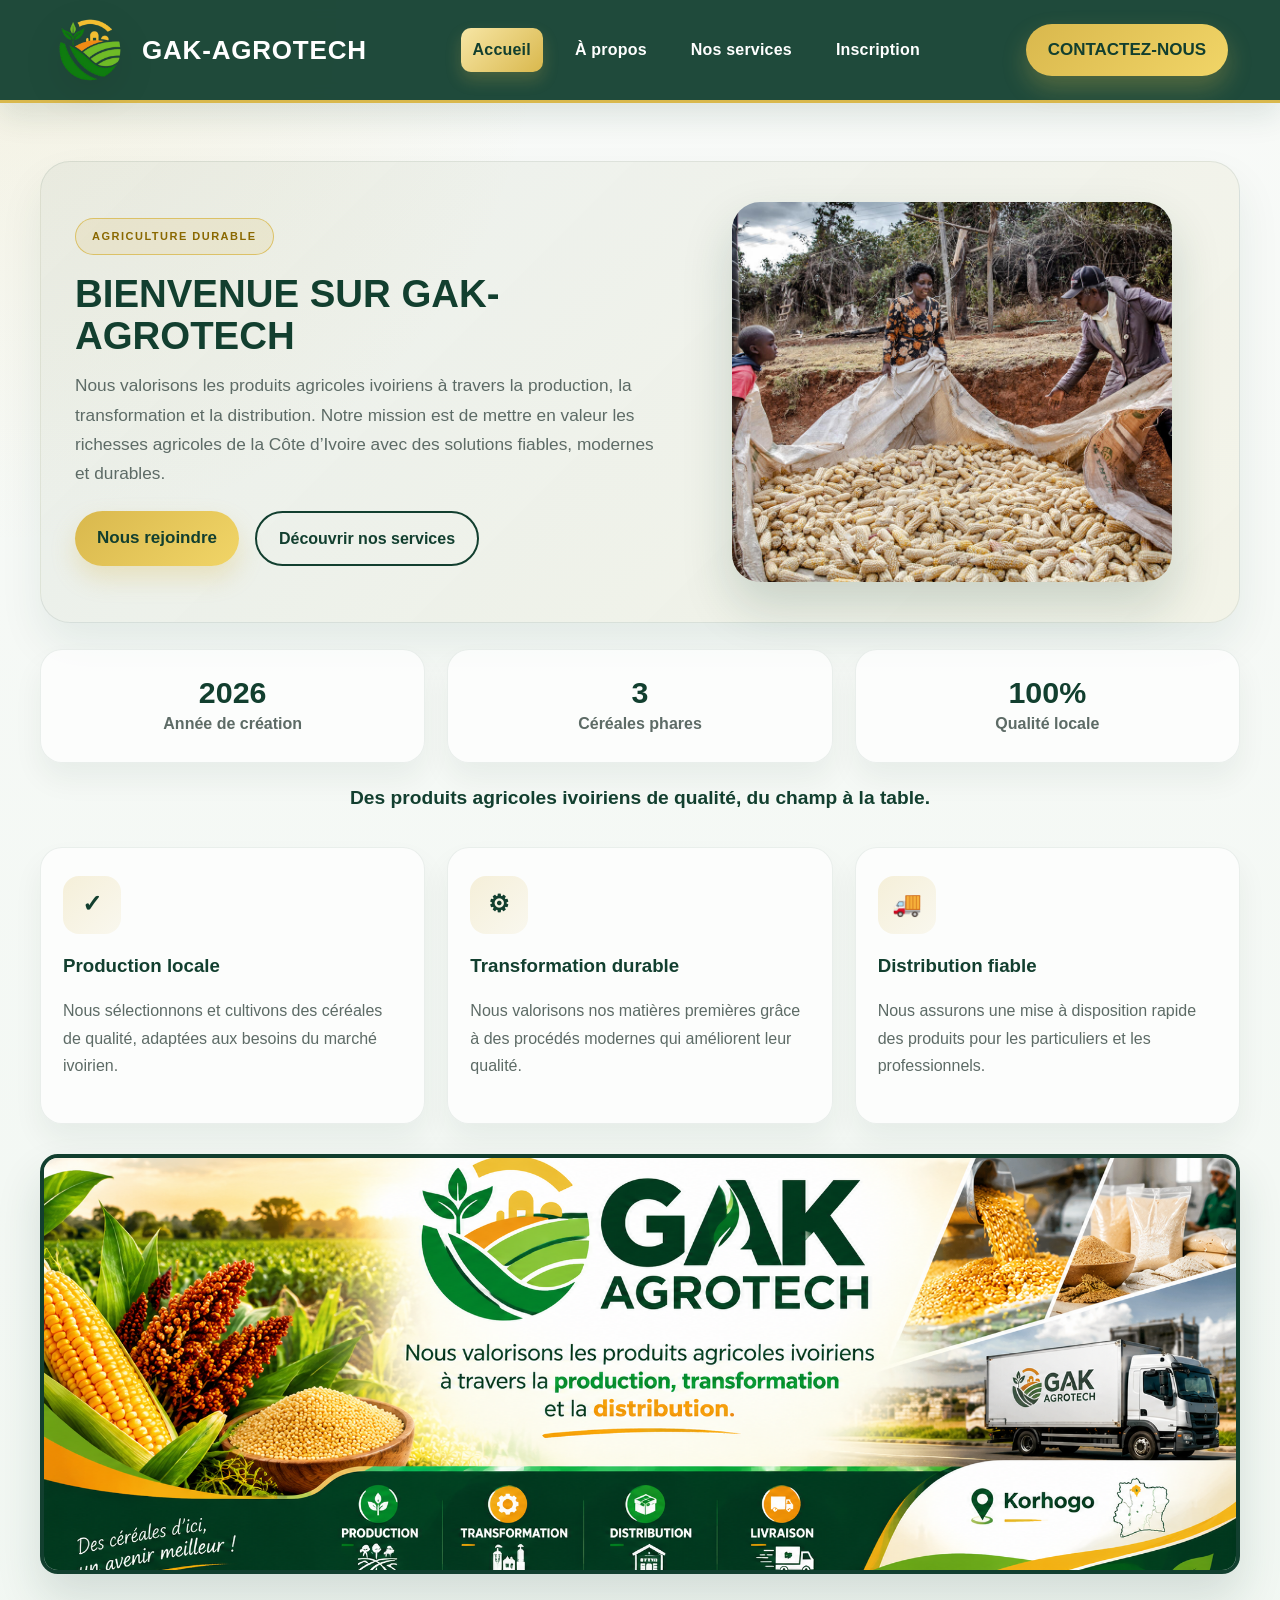
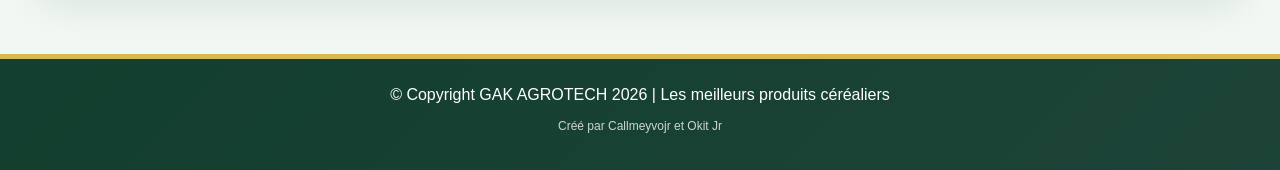
<file: index.html>
<!DOCTYPE html>
<html lang="fr">

<head>
    <meta charset="UTF-8">
    <meta name="viewport" content="width=device-width, initial-scale=1.0">
    <title>GAK AGROTECH | Les meilleurs produits céréaliers</title>
    <link rel="stylesheet" href="style.css">
</head>

<body>

    <header>
        <div class="marque">
            <img src="image/gak.png" alt="Logo GAK AGROTECH" height="80" width="80">
            <p class="nom-entreprise">GAK-AGROTECH</p>
        </div>
        <nav>
            <a href="index.html" aria-current="page">Accueil</a>
            <a href="apropos.html">À propos</a>
            <a href="services.html">Nos services</a>
            <a href="inscription.html">Inscription</a>
        </nav>
        <a class="bouton" href="https://wa.me/2250718767611" target="_blank" rel="noopener noreferrer">CONTACTEZ-NOUS</a>
    </header>

    <main class="page-shell">
        <section class="page-hero" aria-label="Accueil GAK AGROTECH">
            <div class="hero-banner">
                <div class="hero-copy">
                    <span class="tag">Agriculture durable</span>
                    <h2>BIENVENUE SUR GAK-AGROTECH</h2>
                    <p>Nous valorisons les produits agricoles ivoiriens à travers la production, la transformation et la distribution. Notre mission est de mettre en valeur les richesses agricoles de la Côte d’Ivoire avec des solutions fiables, modernes et durables.</p>
                    <div class="hero-actions">
                        <a class="bouton" href="inscription.html">Nous rejoindre</a>
                        <a class="secondary-btn" href="services.html">Découvrir nos services</a>
                    </div>
                </div>
                <div class="hero-media">
                    <img src="image/assortiment-de-produit-agricole-71779516.webp" alt="Produits agricoles de GAK AGROTECH">
                </div>
            </div>

            <div class="stats-grid">
                <div class="stat-card">
                    <strong>2026</strong>
                    <span>Année de création</span>
                </div>
                <div class="stat-card">
                    <strong>3</strong>
                    <span>Céréales phares</span>
                </div>
                <div class="stat-card">
                    <strong>100%</strong>
                    <span>Qualité locale</span>
                </div>
            </div>
        </section>

        <section id="intro">
            <p class="accroche">Des produits agricoles ivoiriens de qualité, du champ à la table.</p>
        </section>

        <section class="feature-grid" aria-label="Nos qualités">
            <article class="feature-card">
                <div class="feature-icon">✓</div>
                <h3>Production locale</h3>
                <p>Nous sélectionnons et cultivons des céréales de qualité, adaptées aux besoins du marché ivoirien.</p>
            </article>
            <article class="feature-card">
                <div class="feature-icon">⚙</div>
                <h3>Transformation durable</h3>
                <p>Nous valorisons nos matières premières grâce à des procédés modernes qui améliorent leur qualité.</p>
            </article>
            <article class="feature-card">
                <div class="feature-icon">🚚</div>
                <h3>Distribution fiable</h3>
                <p>Nous assurons une mise à disposition rapide des produits pour les particuliers et les professionnels.</p>
            </article>
        </section>

        <section id="accueil" aria-label="Nos produits agricoles">
            <div class="photo">
                <img src="image/banniere.png" alt="Production agricole">
                <img src="image/mais.jpg" alt="Culture du maïs">
                <img src="image/mil-millet.jpg" alt="Culture du mil">
                <img src="image/sorgho-arvalis-1.JPG-800p.jpg" alt="Culture du sorgho">
                <img src="image/assortiment-de-produit-agricole-71779516.webp" alt="Produits agricoles">
            </div>
        </section>
    </main>

    <footer>
        <p class="foot1">&copy; Copyright GAK AGROTECH 2026 | Les meilleurs produits céréaliers</p>
        <p class="foot2">Créé par Callmeyvojr et Okit Jr</p>
    </footer>

</body>

</html>
</file>
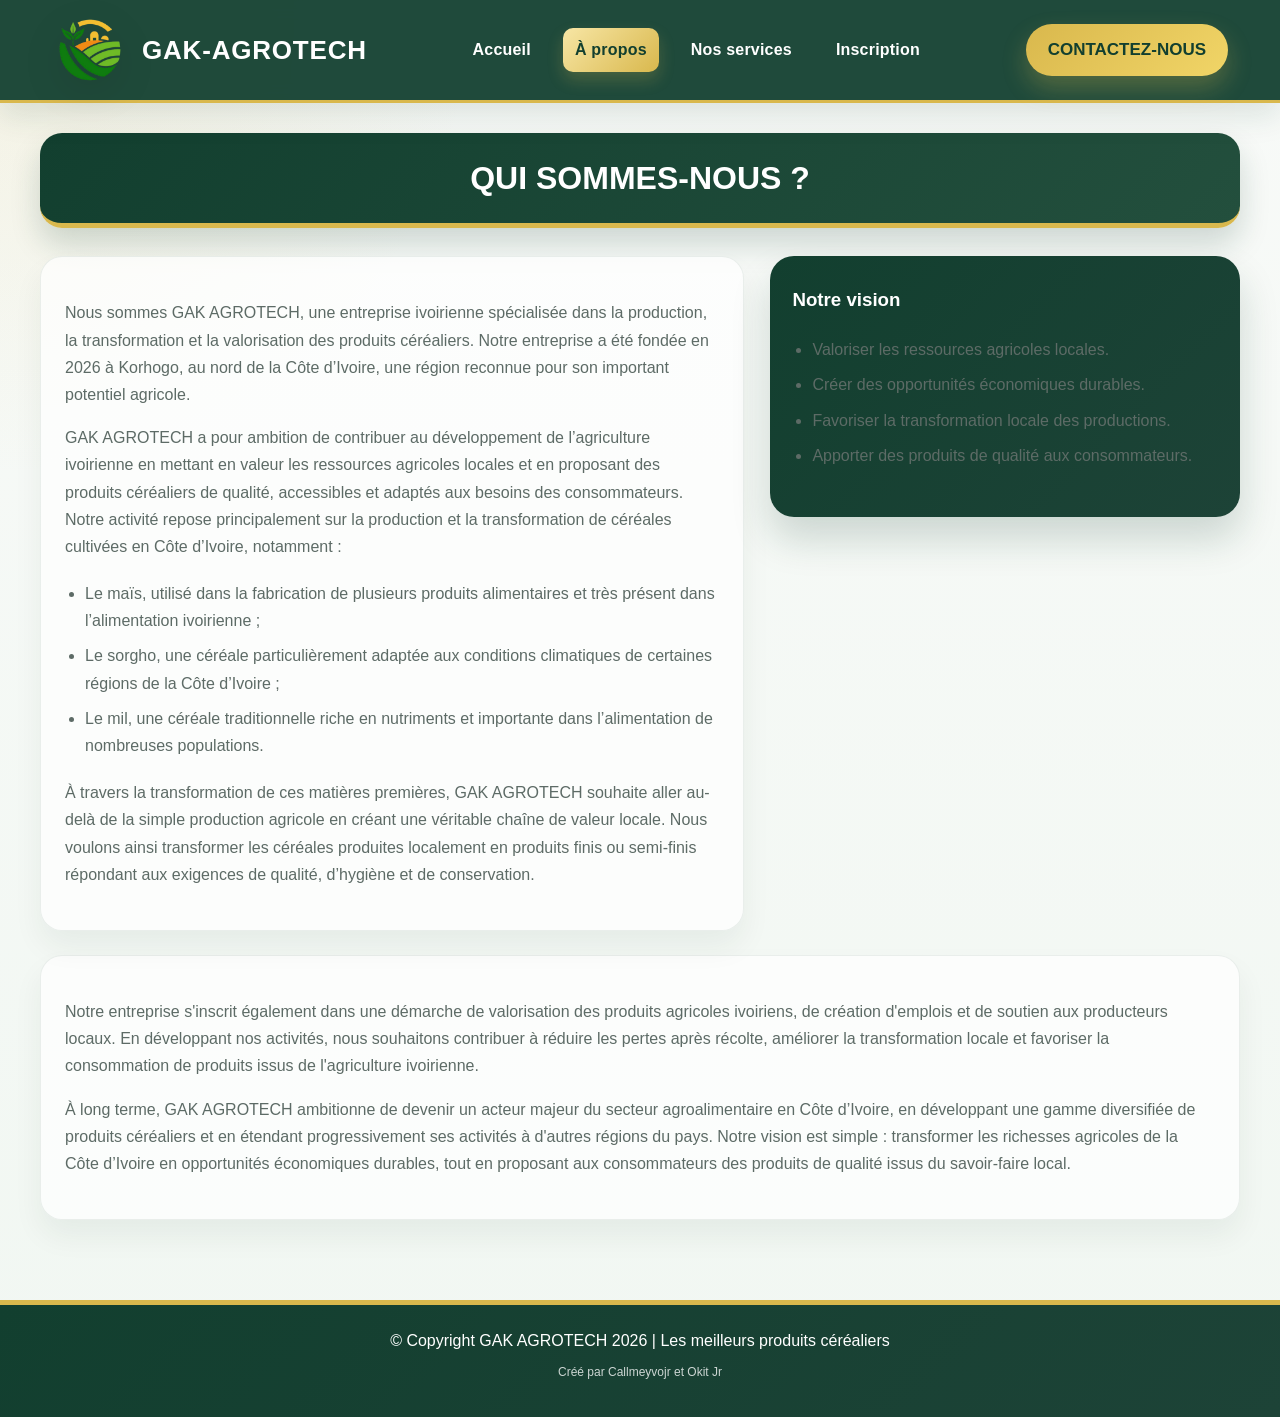
<file: apropos.html>
<!DOCTYPE html>
<html lang="fr">

<head>
    <meta charset="UTF-8">
    <meta name="viewport" content="width=device-width, initial-scale=1.0">
    <title>À propos | GAK AGROTECH</title>
    <link rel="stylesheet" href="style.css">
</head>

<body>
    <header>
        <div class="marque">
            <img src="image/gak.png" alt="Logo GAK AGROTECH" height="80" width="80">
            <p class="nom-entreprise">GAK-AGROTECH</p>
        </div>
        <nav>
            <a href="index.html">Accueil</a>
            <a href="apropos.html" aria-current="page">À propos</a>
            <a href="services.html">Nos services</a>
            <a href="inscription.html">Inscription</a>
        </nav>
        <a class="bouton" href="https://wa.me/2250718767611" target="_blank" rel="noopener noreferrer">CONTACTEZ-NOUS</a>
    </header>

    <main class="page-shell">
        <h1>QUI SOMMES-NOUS ?</h1>
        <section id="nous">
            <div class="about-layout">
                <div class="about-box">
                    <p>Nous sommes GAK AGROTECH, une entreprise ivoirienne spécialisée dans la production, la transformation et la valorisation des produits céréaliers. Notre entreprise a été fondée en 2026 à Korhogo, au nord de la Côte d’Ivoire, une région reconnue pour son important potentiel agricole.</p>
                    <p>GAK AGROTECH a pour ambition de contribuer au développement de l’agriculture ivoirienne en mettant en valeur les ressources agricoles locales et en proposant des produits céréaliers de qualité, accessibles et adaptés aux besoins des consommateurs. Notre activité repose principalement sur la production et la transformation de céréales cultivées en Côte d’Ivoire, notamment :</p>
                    <ul>
                        <li>Le maïs, utilisé dans la fabrication de plusieurs produits alimentaires et très présent dans l’alimentation ivoirienne ;</li>
                        <li>Le sorgho, une céréale particulièrement adaptée aux conditions climatiques de certaines régions de la Côte d’Ivoire ;</li>
                        <li>Le mil, une céréale traditionnelle riche en nutriments et importante dans l’alimentation de nombreuses populations.</li>
                    </ul>
                    <p>À travers la transformation de ces matières premières, GAK AGROTECH souhaite aller au-delà de la simple production agricole en créant une véritable chaîne de valeur locale. Nous voulons ainsi transformer les céréales produites localement en produits finis ou semi-finis répondant aux exigences de qualité, d’hygiène et de conservation.</p>
                </div>

                <aside class="side-card">
                    <h3>Notre vision</h3>
                    <ul>
                        <li>Valoriser les ressources agricoles locales.</li>
                        <li>Créer des opportunités économiques durables.</li>
                        <li>Favoriser la transformation locale des productions.</li>
                        <li>Apporter des produits de qualité aux consommateurs.</li>
                    </ul>
                </aside>
            </div>

            <div class="about-box" style="margin-top: 24px;">
                <p>Notre entreprise s'inscrit également dans une démarche de valorisation des produits agricoles ivoiriens, de création d'emplois et de soutien aux producteurs locaux. En développant nos activités, nous souhaitons contribuer à réduire les pertes après récolte, améliorer la transformation locale et favoriser la consommation de produits issus de l'agriculture ivoirienne.</p>
                <p>À long terme, GAK AGROTECH ambitionne de devenir un acteur majeur du secteur agroalimentaire en Côte d’Ivoire, en développant une gamme diversifiée de produits céréaliers et en étendant progressivement ses activités à d'autres régions du pays. Notre vision est simple : transformer les richesses agricoles de la Côte d’Ivoire en opportunités économiques durables, tout en proposant aux consommateurs des produits de qualité issus du savoir-faire local.</p>
            </div>
        </section>
    </main>

    <footer>
        <p class="foot1">&copy; Copyright GAK AGROTECH 2026 | Les meilleurs produits céréaliers</p>
        <p class="foot2">Créé par Callmeyvojr et Okit Jr</p>
    </footer>
</body>

</html>
</file>
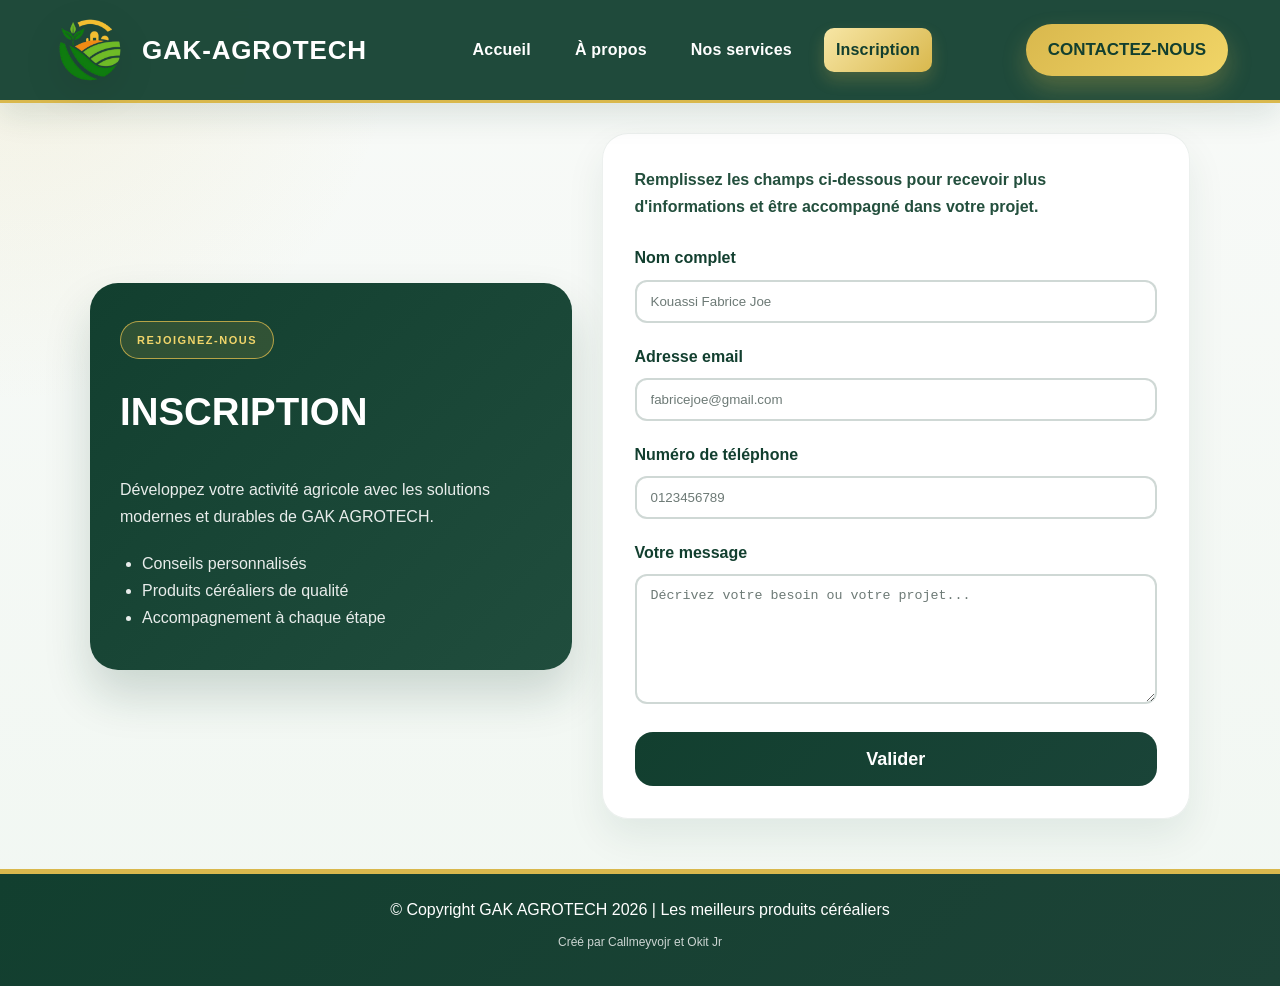
<file: inscription.html>
<!DOCTYPE html>
<html lang="fr">

<head>
    <meta charset="UTF-8">
    <meta name="viewport" content="width=device-width, initial-scale=1.0">
    <title>Inscription | GAK AGROTECH</title>
    <link rel="stylesheet" href="style.css">
</head>

<body>
    <header>
        <div class="marque">
            <img src="image/gak.png" alt="Logo GAK AGROTECH" height="80" width="80">
            <p class="nom-entreprise">GAK-AGROTECH</p>
        </div>
        <nav>
            <a href="index.html">Accueil</a>
            <a href="apropos.html">À propos</a>
            <a href="services.html">Nos services</a>
            <a href="inscription.html" aria-current="page">Inscription</a>
        </nav>
        <a class="bouton" href="https://wa.me/2250718767611" target="_blank" rel="noopener noreferrer">CONTACTEZ-NOUS</a>
    </header>

    <main class="page-inscription">
        <div class="cadre-inscription">
            <aside class="inscription-texte">
                <span class="badge">Rejoignez-nous</span>
                <h1>INSCRIPTION</h1>
                <p>Développez votre activité agricole avec les solutions modernes et durables de GAK AGROTECH.</p>
                <ul>
                    <li>Conseils personnalisés</li>
                    <li>Produits céréaliers de qualité</li>
                    <li>Accompagnement à chaque étape</li>
                </ul>
            </aside>

            <section id="inscription">
                <form class="inscription" action="" method="post">
                    <p class="intro">Remplissez les champs ci-dessous pour recevoir plus d'informations et être accompagné dans votre projet.</p>
                    <div class="champs">
                        <label for="nom">Nom complet</label>
                        <input id="nom" name="nom" type="text" placeholder="Kouassi Fabrice Joe" autocomplete="name"
                            minlength="4" required>
                    </div>
                    <div class="champs">
                        <label for="email">Adresse email</label>
                        <input id="email" name="email" type="email" placeholder="fabricejoe@gmail.com" autocomplete="email"
                            required>
                    </div>
                    <div class="champs">
                        <label for="tel">Numéro de téléphone</label>
                        <input id="tel" name="tel" type="tel" placeholder="0123456789" autocomplete="tel" required>
                    </div>
                    <div class="champs">
                        <label for="message">Votre message</label>
                        <textarea id="message" name="message" placeholder="Décrivez votre besoin ou votre projet..." rows="5"></textarea>
                    </div>
                    <button type="submit">Valider</button>
                </form>
            </section>
        </div>
    </main>

    <footer>
        <p class="foot1">&copy; Copyright GAK AGROTECH 2026 | Les meilleurs produits céréaliers</p>
        <p class="foot2">Créé par Callmeyvojr et Okit Jr</p>
    </footer>
</body>

</html>
</file>
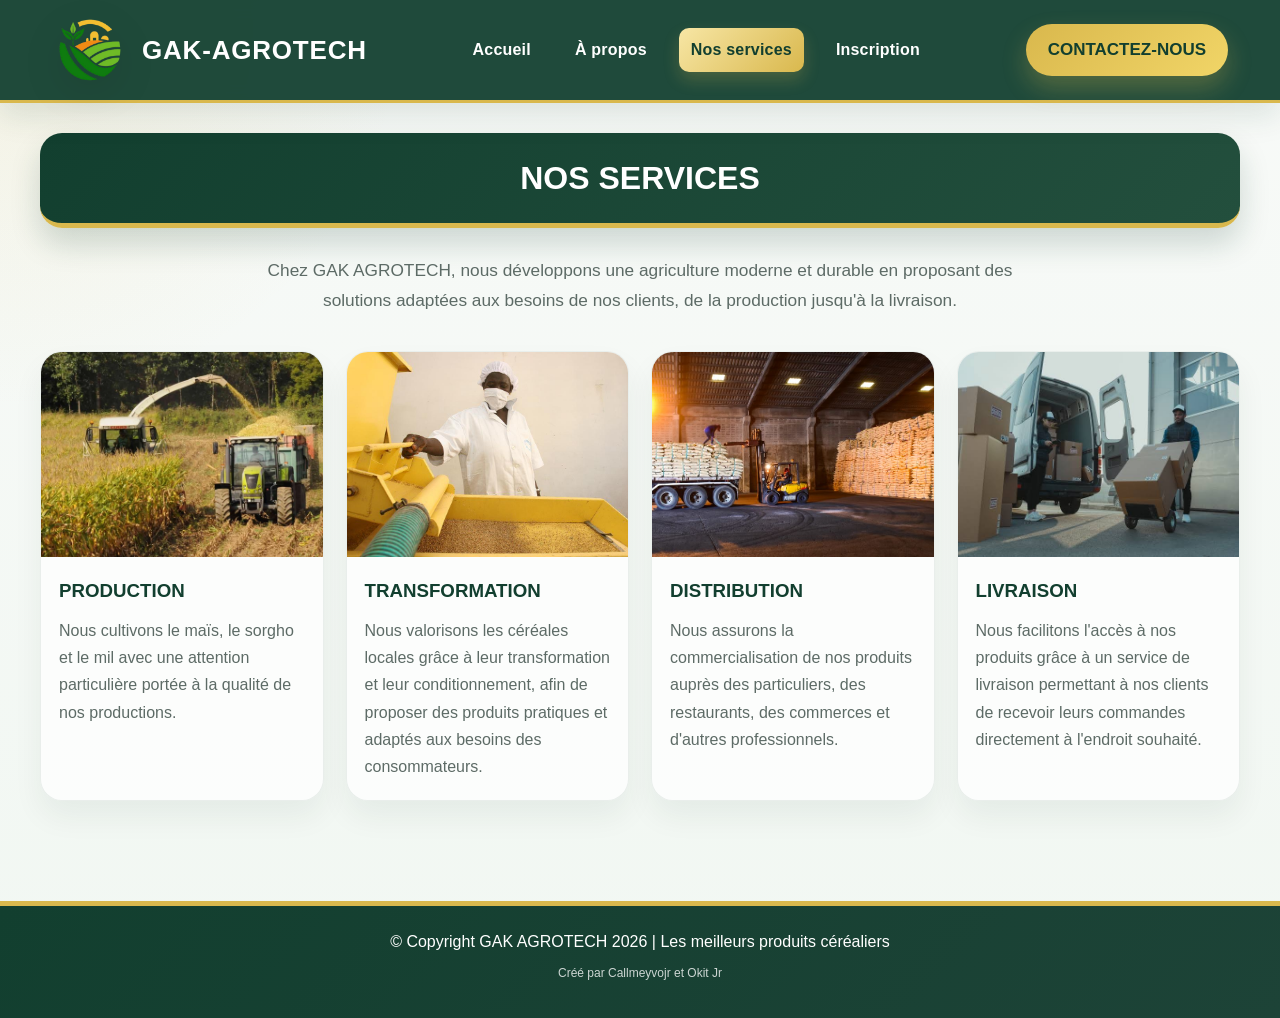
<file: services.html>
<!DOCTYPE html>
<html lang="fr">

<head>
    <meta charset="UTF-8">
    <meta name="viewport" content="width=device-width, initial-scale=1.0">
    <title>Nos services | GAK AGROTECH</title>
    <link rel="stylesheet" href="style.css">
</head>

<body>
    <header>
        <div class="marque">
            <img src="image/gak.png" alt="Logo GAK AGROTECH" height="80" width="80">
            <p class="nom-entreprise">GAK-AGROTECH</p>
        </div>
        <nav>
            <a href="index.html">Accueil</a>
            <a href="apropos.html">À propos</a>
            <a href="services.html" aria-current="page">Nos services</a>
            <a href="inscription.html">Inscription</a>
        </nav>
        <a class="bouton" href="https://wa.me/2250718767611" target="_blank" rel="noopener noreferrer">CONTACTEZ-NOUS</a>
    </header>

    <main class="page-shell">
        <h1>NOS SERVICES</h1>
        <section id="services">
            <p class="services-intro">Chez GAK AGROTECH, nous développons une agriculture moderne et durable en proposant des solutions adaptées aux besoins de nos clients, de la production jusqu'à la livraison.</p>
            <div class="grille">
                <article class="service">
                    <img src="image/production.webp" alt="Production agricole">
                    <h3>PRODUCTION</h3>
                    <p>Nous cultivons le maïs, le sorgho et le mil avec une attention particulière portée à la qualité de nos productions.</p>
                </article>
                <article class="service">
                    <img src="image/transform.jpg" alt="Transformation des produits agricoles">
                    <h3>TRANSFORMATION</h3>
                    <p>Nous valorisons les céréales locales grâce à leur transformation et leur conditionnement, afin de proposer des produits pratiques et adaptés aux besoins des consommateurs.</p>
                </article>
                <article class="service">
                    <img src="image/distrib.jpg" alt="Distribution des produits agricoles">
                    <h3>DISTRIBUTION</h3>
                    <p>Nous assurons la commercialisation de nos produits auprès des particuliers, des restaurants, des commerces et d'autres professionnels.</p>
                </article>
                <article class="service">
                    <img src="image/livrer.avif" alt="Livraison des produits agricoles">
                    <h3>LIVRAISON</h3>
                    <p>Nous facilitons l'accès à nos produits grâce à un service de livraison permettant à nos clients de recevoir leurs commandes directement à l'endroit souhaité.</p>
                </article>
            </div>
        </section>
    </main>

    <footer>
        <p class="foot1">&copy; Copyright GAK AGROTECH 2026 | Les meilleurs produits céréaliers</p>
        <p class="foot2">Créé par Callmeyvojr et Okit Jr</p>
    </footer>
</body>

</html>
</file>
<file: style.css>
:root {
    --vert-fonce: #123f2f;
    --vert-moyen: #234f3d;
    --vert-clair: #e9f4ee;
    --or: #d9b84d;
    --or-clair: #f7e6a5;
    --blanc: #ffffff;
    --gris-fonce: #2d3a35;
    --gris: #5d6b66;
    --fond: #f5f7f4;
    --ombre: rgba(17, 49, 38, 0.12);
    --ombre-forte: rgba(18, 63, 47, 0.18);
}

* {
    box-sizing: border-box;
}

html {
    scroll-behavior: smooth;
}

body {
    margin: 0;
    background:
        radial-gradient(circle at top left, rgba(217, 184, 77, 0.13), transparent 25%),
        linear-gradient(180deg, #f8faf8 0%, #f1f7f2 100%);
    color: var(--gris-fonce);
    font-family: Arial, Helvetica, sans-serif;
    line-height: 1.7;
}

img {
    max-width: 100%;
    display: block;
}

a {
    transition: all 0.25s ease;
}

main {
    margin: 0;
}

.page-shell {
    width: min(1200px, calc(100% - 40px));
    margin: 0 auto;
    padding: 30px 0 60px;
}

header {
    position: sticky;
    top: 0;
    z-index: 20;
    display: flex;
    align-items: center;
    justify-content: space-between;
    min-height: 94px;
    padding: 12px 52px;
    background: rgba(18, 63, 47, 0.94);
    backdrop-filter: blur(8px);
    border-bottom: 3px solid var(--or);
    box-shadow: 0 12px 30px rgba(18, 63, 47, 0.12);
}

.marque {
    display: flex;
    align-items: center;
    gap: 14px;
}

.marque img {
    width: 76px;
    height: 76px;
    object-fit: contain;
    filter: drop-shadow(0 10px 18px rgba(0, 0, 0, 0.15));
}

.nom-entreprise {
    margin: 0;
    color: var(--blanc);
    font-size: 26px;
    font-weight: 700;
    letter-spacing: 0.8px;
}

nav {
    display: flex;
    align-items: center;
    justify-content: center;
    flex-wrap: wrap;
}

nav a {
    color: var(--blanc);
    margin: 8px 10px;
    padding: 8px 12px;
    border-radius: 10px;
    font-weight: 700;
    text-decoration: none;
    letter-spacing: 0.2px;
}

nav a:hover,
nav a[aria-current="page"] {
    color: var(--vert-fonce);
    background: linear-gradient(135deg, var(--or-clair) 0%, var(--or) 100%);
    box-shadow: 0 8px 16px rgba(217, 184, 77, 0.22);
}

.bouton {
    display: inline-flex;
    align-items: center;
    justify-content: center;
    color: var(--vert-fonce);
    background: linear-gradient(135deg, var(--or) 0%, #f1d567 100%);
    border: none;
    border-radius: 999px;
    font-size: 17px;
    font-weight: 700;
    padding: 12px 22px;
    text-decoration: none;
    cursor: pointer;
    box-shadow: 0 12px 25px rgba(217, 184, 77, 0.28);
}

.bouton:hover {
    background: linear-gradient(135deg, #f5d86a 0%, var(--blanc) 100%);
    transform: translateY(-2px);
}

h1 {
    display: inline-block;
    width: 100%;
    text-align: center;
    color: var(--blanc);
    background: linear-gradient(135deg, var(--vert-fonce) 0%, var(--vert-moyen) 100%);
    border-bottom: 5px solid var(--or);
    border-radius: 22px;
    padding: 18px 20px;
    margin: 0 0 28px;
    box-shadow: 0 16px 30px rgba(18, 63, 47, 0.18);
}

h2 {
    text-align: center;
    color: var(--vert-fonce);
    border-bottom: 4px solid var(--or);
    padding-bottom: 10px;
    margin-top: 32px;
    margin-bottom: 25px;
}

h3 {
    color: var(--vert-fonce);
    margin: 16px 0 10px;
}

.page-hero {
    padding-top: 28px;
}

.hero-banner {
    display: grid;
    grid-template-columns: 1.08fr 0.92fr;
    gap: 30px;
    align-items: center;
    background: linear-gradient(135deg, rgba(18, 63, 47, 0.05), rgba(217, 184, 77, 0.08));
    border: 1px solid rgba(18, 63, 47, 0.09);
    border-radius: 30px;
    padding: 40px 34px;
    box-shadow: 0 22px 44px rgba(18, 63, 47, 0.08);
}

.tag {
    display: inline-block;
    background: rgba(217, 184, 77, 0.14);
    border: 1px solid rgba(217, 184, 77, 0.8);
    color: #8a6800;
    font-size: 11px;
    font-weight: 800;
    text-transform: uppercase;
    letter-spacing: 1.5px;
    border-radius: 999px;
    padding: 8px 16px;
    margin-bottom: 18px;
}

.hero-copy h2 {
    text-align: left;
    border: none;
    margin: 0 0 14px;
    padding: 0;
    color: var(--vert-fonce);
    font-size: clamp(2.1rem, 3vw, 3.5rem);
    line-height: 1.1;
}

.hero-copy p {
    margin: 0 0 22px;
    font-size: 1.08rem;
    color: var(--gris);
}

.hero-actions {
    display: flex;
    flex-wrap: wrap;
    gap: 16px;
    margin-top: 12px;
}

.secondary-btn {
    display: inline-flex;
    align-items: center;
    justify-content: center;
    padding: 12px 22px;
    border-radius: 999px;
    background: transparent;
    border: 2px solid var(--vert-fonce);
    color: var(--vert-fonce);
    text-decoration: none;
    font-weight: 700;
}

.secondary-btn:hover {
    background: var(--vert-fonce);
    color: var(--blanc);
}

.hero-media {
    display: flex;
    justify-content: center;
}

.hero-media img {
    width: min(100%, 440px);
    height: 380px;
    object-fit: cover;
    border-radius: 28px;
    box-shadow: 0 24px 50px rgba(18, 63, 47, 0.18);
}

.stats-grid,
.feature-grid,
.grille {
    display: grid;
    gap: 22px;
}

.stats-grid {
    grid-template-columns: repeat(3, minmax(0, 1fr));
    margin-top: 26px;
}

.stat-card,
.feature-card,
.service,
.about-box {
    background: rgba(255, 255, 255, 0.7);
    border: 1px solid rgba(18, 63, 47, 0.08);
    border-radius: 22px;
    box-shadow: 0 16px 30px rgba(17, 52, 39, 0.06);
}

.stat-card {
    padding: 24px 20px;
    text-align: center;
}

.stat-card strong {
    display: block;
    color: var(--vert-fonce);
    font-size: clamp(1.9rem, 2vw, 2.6rem);
    line-height: 1.2;
}

.stat-card span {
    color: var(--gris);
    font-weight: 700;
}

.feature-grid {
    grid-template-columns: repeat(3, minmax(0, 1fr));
    margin-top: 32px;
}

.feature-card {
    padding: 28px 22px;
    transition: transform 0.25s ease, box-shadow 0.25s ease;
}

.feature-card:hover,
.service:hover,
.about-box:hover,
.stat-card:hover {
    transform: translateY(-6px);
    box-shadow: 0 20px 38px rgba(18, 63, 47, 0.12);
}

.feature-card h3 {
    margin: 16px 0 10px;
}

.feature-card p,
.service p,
.about-box p,
#services p,
#nous p,
#nous li {
    color: var(--gris);
}

.feature-icon {
    width: 58px;
    height: 58px;
    display: inline-flex;
    align-items: center;
    justify-content: center;
    border-radius: 16px;
    background: linear-gradient(135deg, rgba(217, 184, 77, 0.2), rgba(217, 184, 77, 0.08));
    color: var(--vert-fonce);
    font-size: 24px;
    font-weight: 700;
}

#services {
    padding: 0 0 20px;
}

.services-intro {
    margin: 0 auto 26px;
    max-width: 800px;
    text-align: center;
    color: var(--gris);
    font-size: 1.08rem;
}

.grille {
    grid-template-columns: repeat(4, minmax(0, 1fr));
    padding: 10px 0 0;
}

.service {
    overflow: hidden;
    transition: transform 0.25s ease, box-shadow 0.25s ease;
}

.service img {
    width: 100%;
    height: 205px;
    object-fit: cover;
    display: block;
    transition: transform 0.35s ease;
}

.service:hover img {
    transform: scale(1.04);
}

.service h3 {
    margin: 18px 18px 10px;
}

.service p {
    padding: 0 18px 20px;
    margin: 0;
}

.about-layout {
    display: grid;
    grid-template-columns: 1.2fr 0.8fr;
    gap: 26px;
    align-items: start;
}

.about-box {
    padding: 26px 24px;
}

#nous {
    background: transparent;
    border: 0;
    border-radius: 0;
    padding: 0;
    margin: 0;
}

#nous ul {
    padding-left: 20px;
    margin: 20px 0;
}

#nous li {
    margin-bottom: 8px;
}

.side-card {
    background: linear-gradient(135deg, var(--vert-fonce) 0%, #1d4337 100%);
    color: var(--blanc);
    border-radius: 24px;
    padding: 28px 22px;
    box-shadow: 0 22px 38px rgba(18, 63, 47, 0.18);
}

.side-card h3 {
    color: var(--blanc);
    margin-top: 0;
    margin-bottom: 12px;
}

.side-card ul {
    margin: 0;
    padding-left: 18px;
    color: rgba(255, 255, 255, 0.92);
}

.page-inscription {
    min-height: calc(100vh - 200px);
    display: flex;
    align-items: center;
    justify-content: center;
    padding: 30px 0;
}

.cadre-inscription {
    width: min(1100px, 100%);
    margin: 0 auto;
    display: grid;
    grid-template-columns: 0.9fr 1.1fr;
    gap: 30px;
    align-items: center;
}

.inscription-texte {
    background: linear-gradient(135deg, #123f2f 0%, #204d3d 100%);
    color: var(--blanc);
    border-radius: 28px;
    padding: 38px 30px;
    box-shadow: 0 25px 46px rgba(18, 63, 47, 0.18);
}

.badge {
    display: inline-block;
    background: rgba(217, 184, 77, 0.14);
    border: 1px solid rgba(217, 184, 77, 0.8);
    color: #f1d56a;
    padding: 9px 16px;
    border-radius: 999px;
    font-size: 11px;
    letter-spacing: 1.5px;
    font-weight: 800;
    text-transform: uppercase;
}

.inscription-texte h1 {
    background: none;
    border: none;
    border-radius: 0;
    padding: 0;
    margin: 20px 0 15px;
    text-align: left;
    color: var(--blanc);
    font-size: clamp(2rem, 3vw, 3rem);
    box-shadow: none;
}

.inscription-texte p,
.inscription-texte li {
    font-size: 1rem;
    color: rgba(255, 255, 255, 0.9);
}

.inscription-texte ul {
    margin: 20px 0 0;
    padding-left: 22px;
}

.inscription {
    background: rgba(255, 255, 255, 0.94);
    width: 100%;
    max-width: 620px;
    margin: auto;
    padding: 32px;
    border: 1px solid rgba(18, 63, 47, 0.08);
    border-radius: 26px;
    box-shadow: 0 18px 38px rgba(18, 63, 47, 0.08);
}

.intro {
    margin-top: 0;
    margin-bottom: 24px;
    color: var(--vert-moyen);
    font-weight: 700;
}

.champs {
    margin-bottom: 20px;
}

label {
    display: block;
    margin-bottom: 8px;
    font-weight: 700;
    color: var(--vert-fonce);
}

input,
textarea {
    width: 100%;
    padding: 12px 14px;
    background-color: #ffffff;
    color: #1e2a26;
    border: 2px solid rgba(18, 63, 47, 0.2);
    border-radius: 12px;
    transition: border-color 0.2s ease, box-shadow 0.2s ease, transform 0.2s ease;
}

input::placeholder,
textarea::placeholder {
    color: #6d7a76;
}

input:focus,
textarea:focus {
    border-color: var(--or);
    box-shadow: 0 0 0 4px rgba(217, 184, 77, 0.13);
    outline: none;
}

textarea {
    min-height: 130px;
    resize: vertical;
}

.inscription button {
    width: 100%;
    height: 54px;
    color: var(--blanc);
    background: linear-gradient(135deg, var(--vert-fonce) 0%, #1a4438 100%);
    border: none;
    border-radius: 18px;
    font-size: 18px;
    font-weight: 700;
    padding: 10px 20px;
    text-decoration: none;
    cursor: pointer;
    transition: transform 0.2s ease, box-shadow 0.2s ease;
}

.inscription button:hover {
    color: var(--vert-fonce);
    background: linear-gradient(135deg, var(--or-clair) 0%, var(--or) 100%);
    transform: translateY(-1px);
    box-shadow: 0 14px 20px rgba(217, 184, 77, 0.22);
}

footer {
    margin-top: 20px;
    padding: 22px 20px;
    text-align: center;
    color: var(--blanc);
    background: linear-gradient(135deg, var(--vert-fonce) 0%, #1d4337 100%);
    border-top: 5px solid var(--or);
}

.foot1 {
    margin: 0;
}

.foot2 {
    color: rgba(255, 255, 255, 0.78);
    font-size: 12px;
    margin-top: 8px;
}

.photo {
    width: 100%;
    height: 420px;
    display: flex;
    overflow: hidden;
    border: 4px solid var(--vert-fonce);
    border-radius: 18px;
    box-shadow: 0 24px 45px rgba(18, 63, 47, 0.14);
    margin-top: 30px;
}

.photo img {
    min-width: 100%;
    height: 420px;
    object-fit: cover;
    flex-shrink: 0;
    animation: scroll 16s infinite ease-in-out;
}

@keyframes scroll {
    0% { transform: translateX(0); }
    15% { transform: translateX(0); }
    20% { transform: translateX(-100%); }
    35% { transform: translateX(-100%); }
    40% { transform: translateX(-200%); }
    55% { transform: translateX(-200%); }
    60% { transform: translateX(-300%); }
    75% { transform: translateX(-300%); }
    80% { transform: translateX(-400%); }
    95% { transform: translateX(-400%); }
    100% { transform: translateX(0); }
}

@media (max-width: 1024px) {
    .hero-banner,
    .about-layout,
    .cadre-inscription {
        grid-template-columns: 1fr;
    }

    .feature-grid,
    .stats-grid,
    .grille {
        grid-template-columns: repeat(2, minmax(0, 1fr));
    }
}

@media (max-width: 768px) {
    header {
        flex-direction: column;
        padding: 18px 10px;
        text-align: center;
        gap: 14px;
    }

    nav {
        justify-content: center;
    }

    nav a {
        margin: 5px;
    }

    .page-shell {
        width: min(100% - 20px, 1200px);
        padding-top: 15px;
    }

    .hero-banner {
        padding: 20px 18px;
    }

    .hero-copy h2 {
        font-size: 2.1rem;
    }

    .feature-grid,
    .stats-grid,
    .grille {
        grid-template-columns: 1fr;
    }

    .photo,
    .photo img {
        height: 260px;
    }

    .page-inscription {
        padding: 10px 0 20px;
    }

    .inscription-texte,
    .inscription {
        padding: 20px 18px;
    }
}

.accroche {
    color: var(--vert-fonce);
    text-align: center;
    font-size: 1.2rem;
    font-weight: 700;
}
</file>
